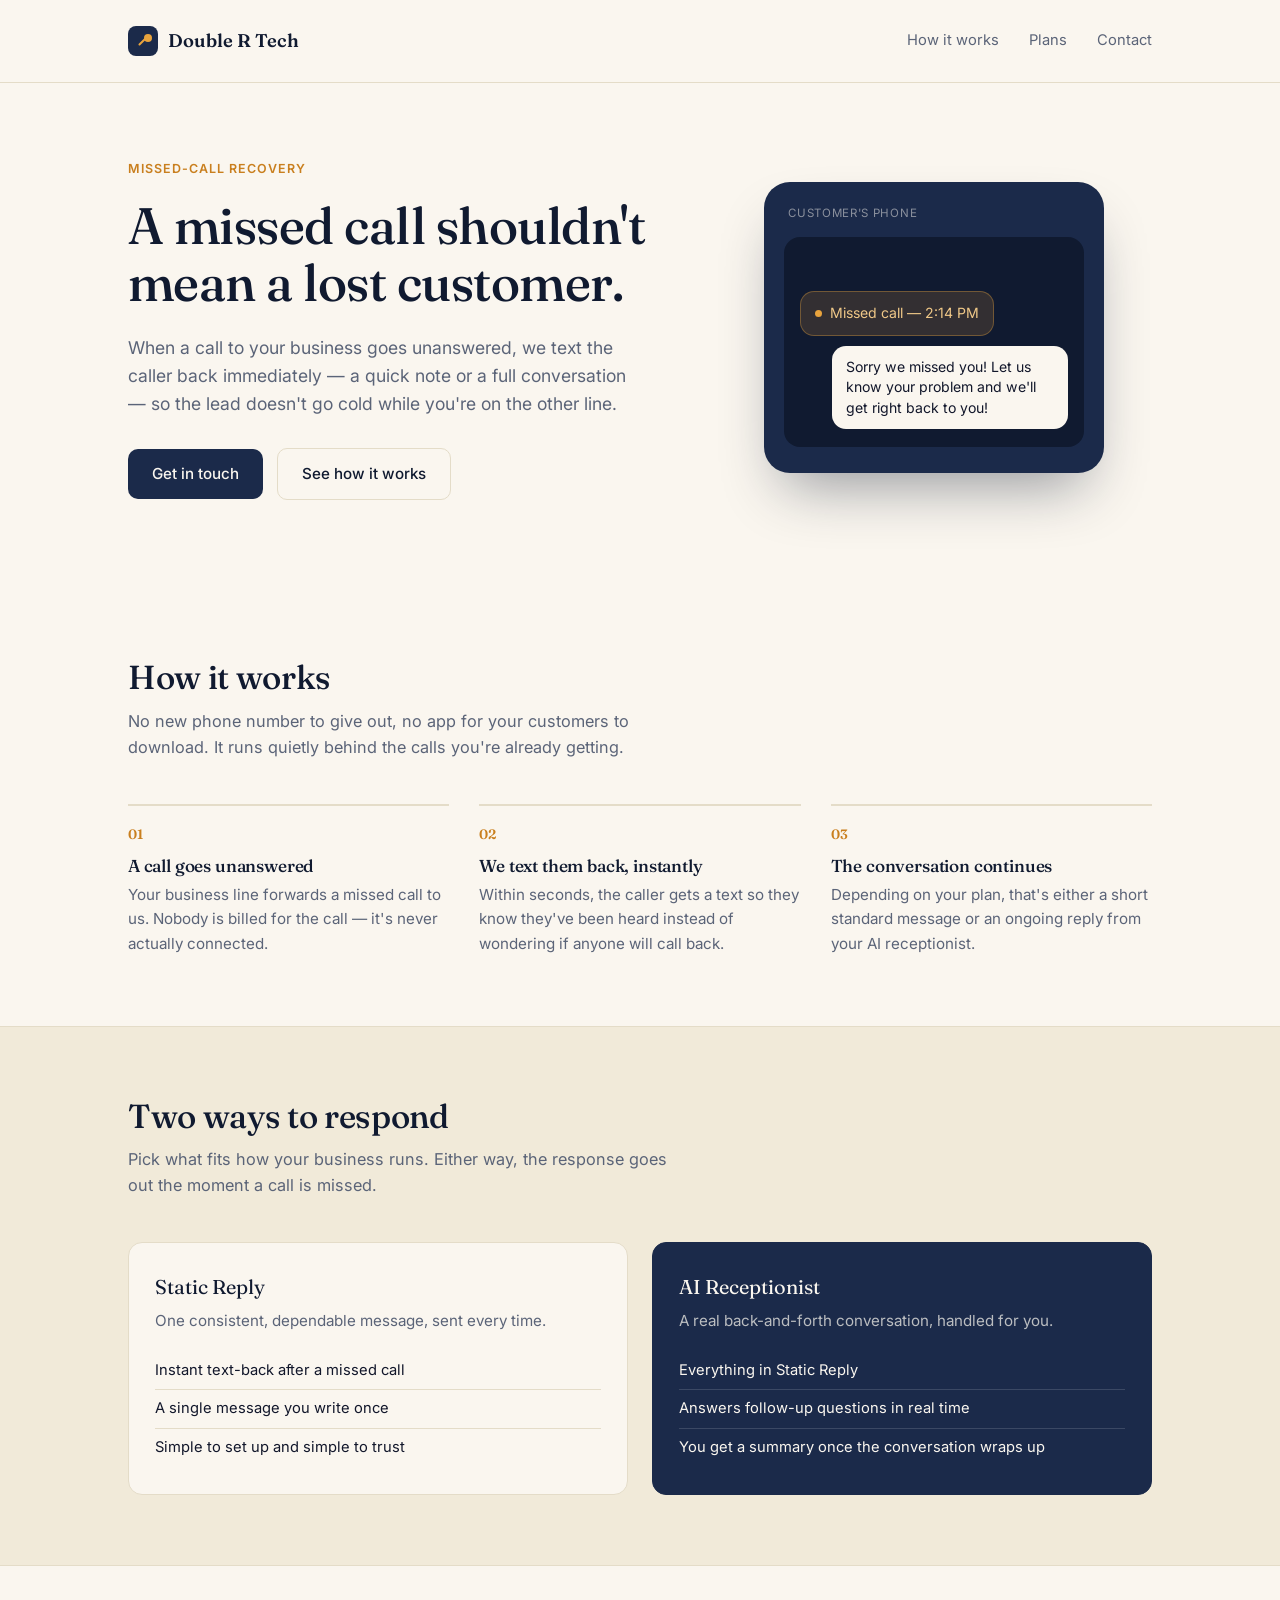
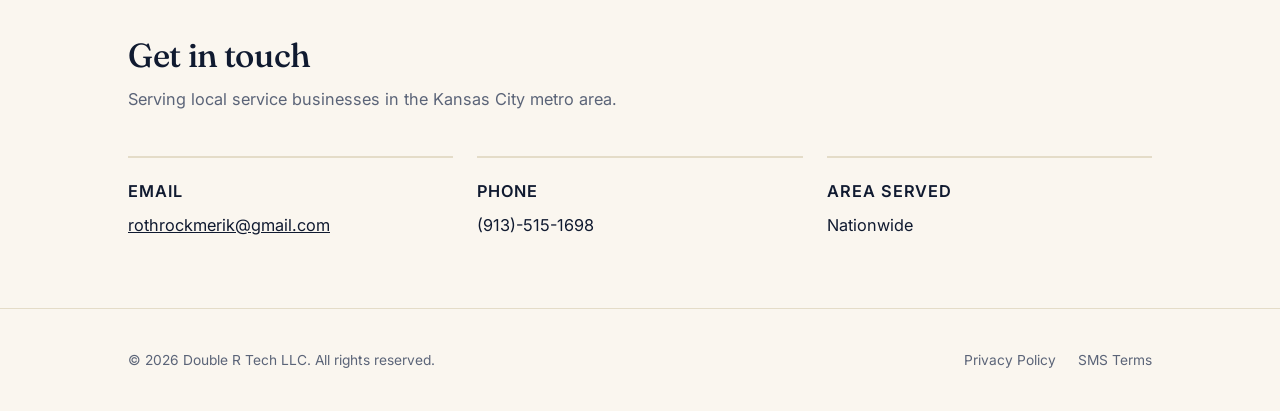
<file: index.html>
<!DOCTYPE html>
<html lang="en">
<head>
<meta charset="UTF-8">
<meta name="viewport" content="width=device-width, initial-scale=1.0">
<title>Double R Tech — Missed-Call Text-Back for Local Businesses</title>
<meta name="description" content="Rothrock Enterprises helps local service businesses text customers back the moment a call is missed, so no lead goes cold.">
<link rel="stylesheet" href="style.css">
</head>
<body>

<header class="site-header">
  <div class="container">
    <a class="brand" href="/">
      <span class="brand__mark" aria-hidden="true"></span>
      Double R Tech
    </a>
    <nav class="site-nav">
      <a href="#how-it-works">How it works</a>
      <a href="#plans">Plans</a>
      <a href="#contact">Contact</a>
    </nav>
  </div>
</header>

<section class="hero">
  <div class="container">
    <div>
      <span class="eyebrow">Missed-call recovery</span>
      <h1>A missed call shouldn't mean a lost customer.</h1>
      <p class="lead">
        When a call to your business goes unanswered, we text the caller back
        immediately — a quick note or a full conversation — so the lead
        doesn't go cold while you're on the other line.
      </p>
      <a class="btn" href="#contact">Get in touch</a>
      <a class="btn btn--ghost" href="#how-it-works">See how it works</a>
    </div>

    <div class="phone-mock" aria-hidden="true">
      <div class="phone-mock__label">Customer's phone</div>
      <div class="phone-mock__screen">
        <div class="bubble bubble--missed">
          <span class="bubble__dot"></span>
          Missed call — 2:14 PM
        </div>
        <div class="bubble bubble--sent">
          Sorry we missed you! Let us know your problem and we'll get right back to you!
        </div>
      </div>
    </div>
  </div>
</section>

<section class="section" id="how-it-works">
  <div class="container">
    <div class="section-head">
      <h2>How it works</h2>
      <p>No new phone number to give out, no app for your customers to
        download. It runs quietly behind the calls you're already getting.</p>
    </div>

    <div class="steps">
      <div class="step">
        <span class="step__num">01</span>
        <h3>A call goes unanswered</h3>
        <p>Your business line forwards a missed call to us. Nobody is
          billed for the call — it's never actually connected.</p>
      </div>
      <div class="step">
        <span class="step__num">02</span>
        <h3>We text them back, instantly</h3>
        <p>Within seconds, the caller gets a text so they know they've been
          heard instead of wondering if anyone will call back.</p>
      </div>
      <div class="step">
        <span class="step__num">03</span>
        <h3>The conversation continues</h3>
        <p>Depending on your plan, that's either a short standard message
          or an ongoing reply from your AI receptionist.</p>
      </div>
    </div>
  </div>
</section>

<section class="section section--alt" id="plans">
  <div class="container">
    <div class="section-head">
      <h2>Two ways to respond</h2>
      <p>Pick what fits how your business runs. Either way, the response
        goes out the moment a call is missed.</p>
    </div>

    <div class="tiers">
      <div class="tier">
        <div class="tier__name">Static Reply</div>
        <p class="tier__desc">One consistent, dependable message, sent
          every time.</p>
        <ul>
          <li>Instant text-back after a missed call</li>
          <li>A single message you write once</li>
          <li>Simple to set up and simple to trust</li>
        </ul>
      </div>
      <div class="tier tier--featured">
        <div class="tier__name">AI Receptionist</div>
        <p class="tier__desc">A real back-and-forth conversation, handled
          for you.</p>
        <ul>
          <li>Everything in Static Reply</li>
          <li>Answers follow-up questions in real time</li>
          <li>You get a summary once the conversation wraps up</li>
        </ul>
      </div>
    </div>
  </div>
</section>

<section class="section" id="contact">
  <div class="container">
    <div class="section-head">
      <h2>Get in touch</h2>
      <p>Serving local service businesses in the Kansas City metro area.</p>
    </div>

    <div class="contact-grid">
      <div class="contact-card">
        <span class="contact-card__label">Email</span>
        <a href="mailto:rothrockmerik@gmail.com">rothrockmerik@gmail.com</a>
      </div>
      <div class="contact-card">
        <span class="contact-card__label">Phone</span>
        <span>(913)-515-1698</span>
      </div>
      <div class="contact-card">
        <span class="contact-card__label">Area served</span>
        <span>Nationwide</span>
      </div>
    </div>
  </div>
</section>

<footer class="site-footer">
  <div class="container">
    <p>&copy; 2026 Double R Tech LLC. All rights reserved.</p>
    <div class="footer-links">
      <a href="privacy.html">Privacy Policy</a>
      <a href="terms.html">SMS Terms</a>
    </div>
  </div>
</footer>

</body>
</html>
</file>
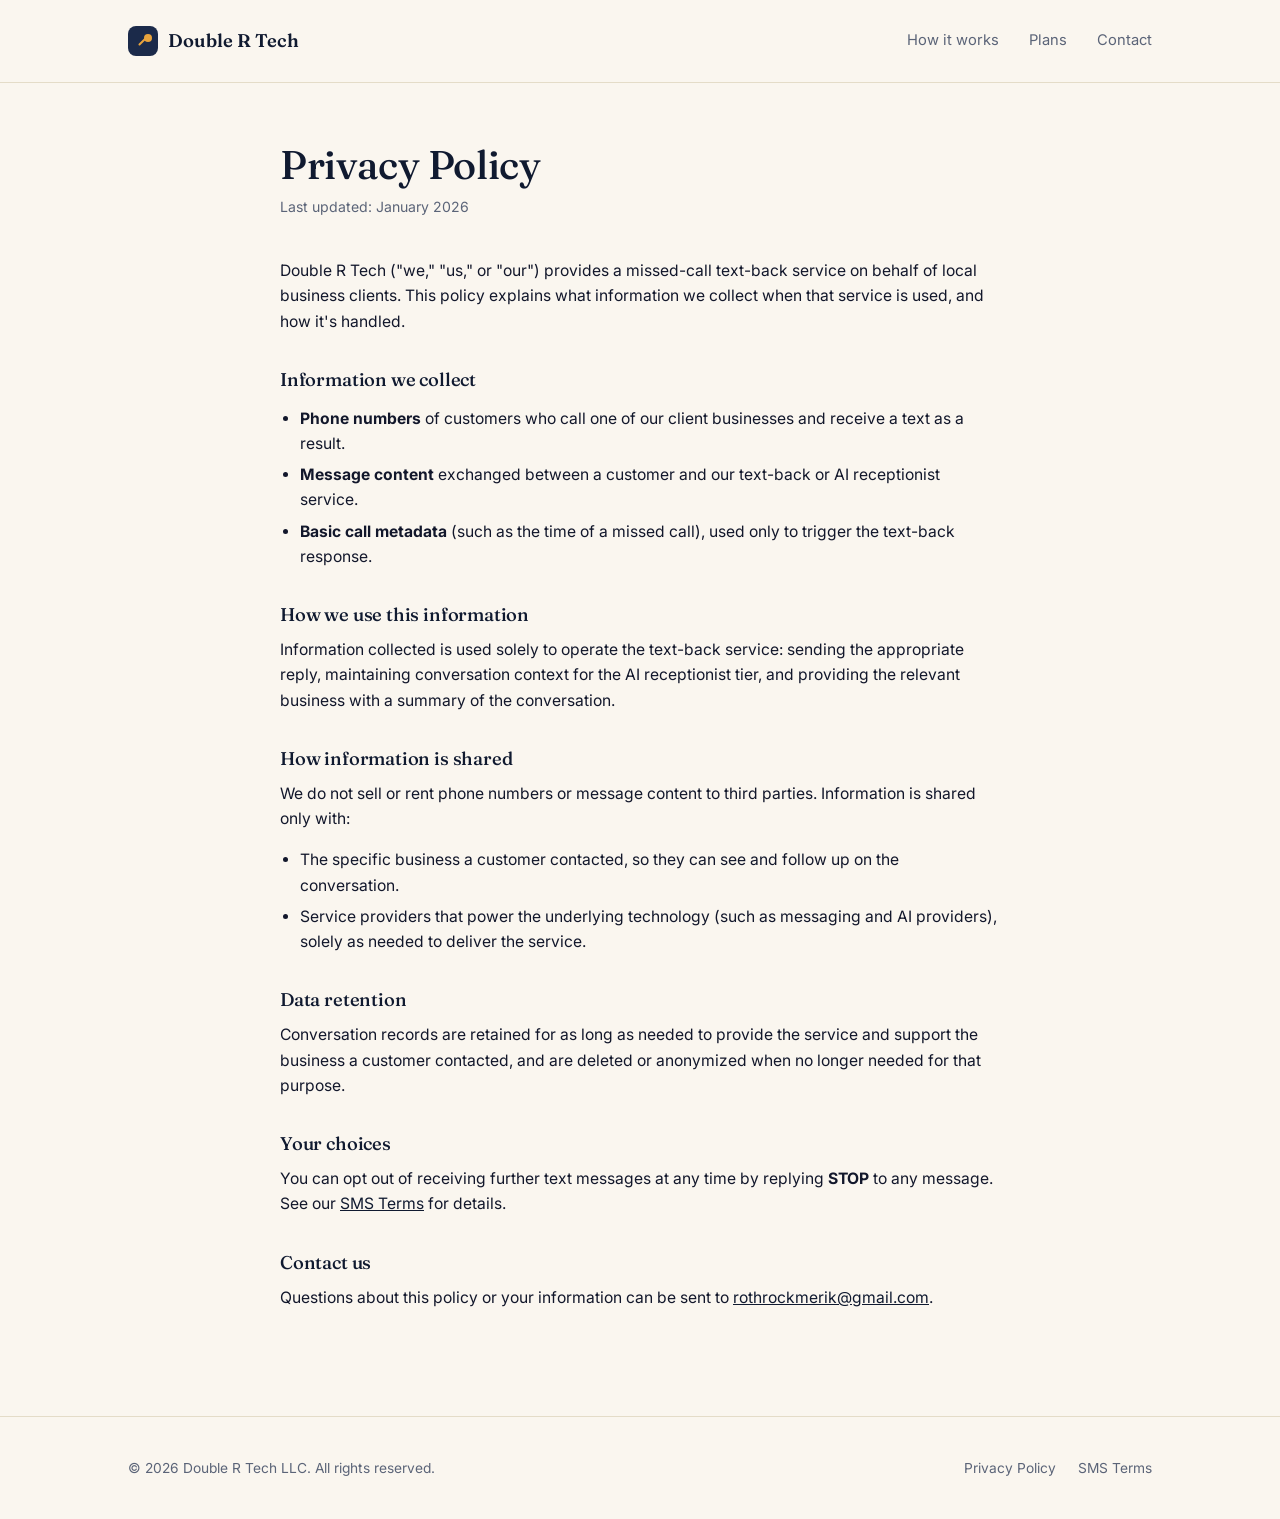
<file: privacy.html>
<!DOCTYPE html>
<html lang="en">
<head>
<meta charset="UTF-8">
<meta name="viewport" content="width=device-width, initial-scale=1.0">
<title>Privacy Policy — Double R Tech</title>
<link rel="stylesheet" href="style.css">
</head>
<body>

<header class="site-header">
  <div class="container">
    <a class="brand" href="/">
      <span class="brand__mark" aria-hidden="true"></span>
      Double R Tech
    </a>
    <nav class="site-nav">
      <a href="index.html#how-it-works">How it works</a>
      <a href="index.html#plans">Plans</a>
      <a href="index.html#contact">Contact</a>
    </nav>
  </div>
</header>

<main class="legal">
  <h1>Privacy Policy</h1>
  <p class="updated">Last updated: January 2026</p>

  <p>Double R Tech ("we," "us," or "our") provides a missed-call
    text-back service on behalf of local business clients. This policy
    explains what information we collect when that service is used, and
    how it's handled.</p>

  <h2>Information we collect</h2>
  <ul>
    <li><strong>Phone numbers</strong> of customers who call one of our
      client businesses and receive a text as a result.</li>
    <li><strong>Message content</strong> exchanged between a customer and
      our text-back or AI receptionist service.</li>
    <li><strong>Basic call metadata</strong> (such as the time of a missed
      call), used only to trigger the text-back response.</li>
  </ul>

  <h2>How we use this information</h2>
  <p>Information collected is used solely to operate the text-back service:
    sending the appropriate reply, maintaining conversation context for
    the AI receptionist tier, and providing the relevant business with a
    summary of the conversation.</p>

  <h2>How information is shared</h2>
  <p>We do not sell or rent phone numbers or message content to third
    parties. Information is shared only with:</p>
  <ul>
    <li>The specific business a customer contacted, so they can see and
      follow up on the conversation.</li>
    <li>Service providers that power the underlying technology (such as
      messaging and AI providers), solely as needed to deliver the
      service.</li>
  </ul>

  <h2>Data retention</h2>
  <p>Conversation records are retained for as long as needed to provide
    the service and support the business a customer contacted, and are
    deleted or anonymized when no longer needed for that purpose.</p>

  <h2>Your choices</h2>
  <p>You can opt out of receiving further text messages at any time by
    replying <strong>STOP</strong> to any message. See our
    <a href="terms.html">SMS Terms</a> for details.</p>

  <h2>Contact us</h2>
  <p>Questions about this policy or your information can be sent to
    <a href="mailto:rothrockmerik@gmail.com">rothrockmerik@gmail.com</a>.</p>
</main>

<footer class="site-footer">
  <div class="container">
    <p>&copy; 2026 Double R Tech LLC. All rights reserved.</p>
    <div class="footer-links">
      <a href="privacy.html">Privacy Policy</a>
      <a href="terms.html">SMS Terms</a>
    </div>
  </div>
</footer>

</body>
</html>
</file>
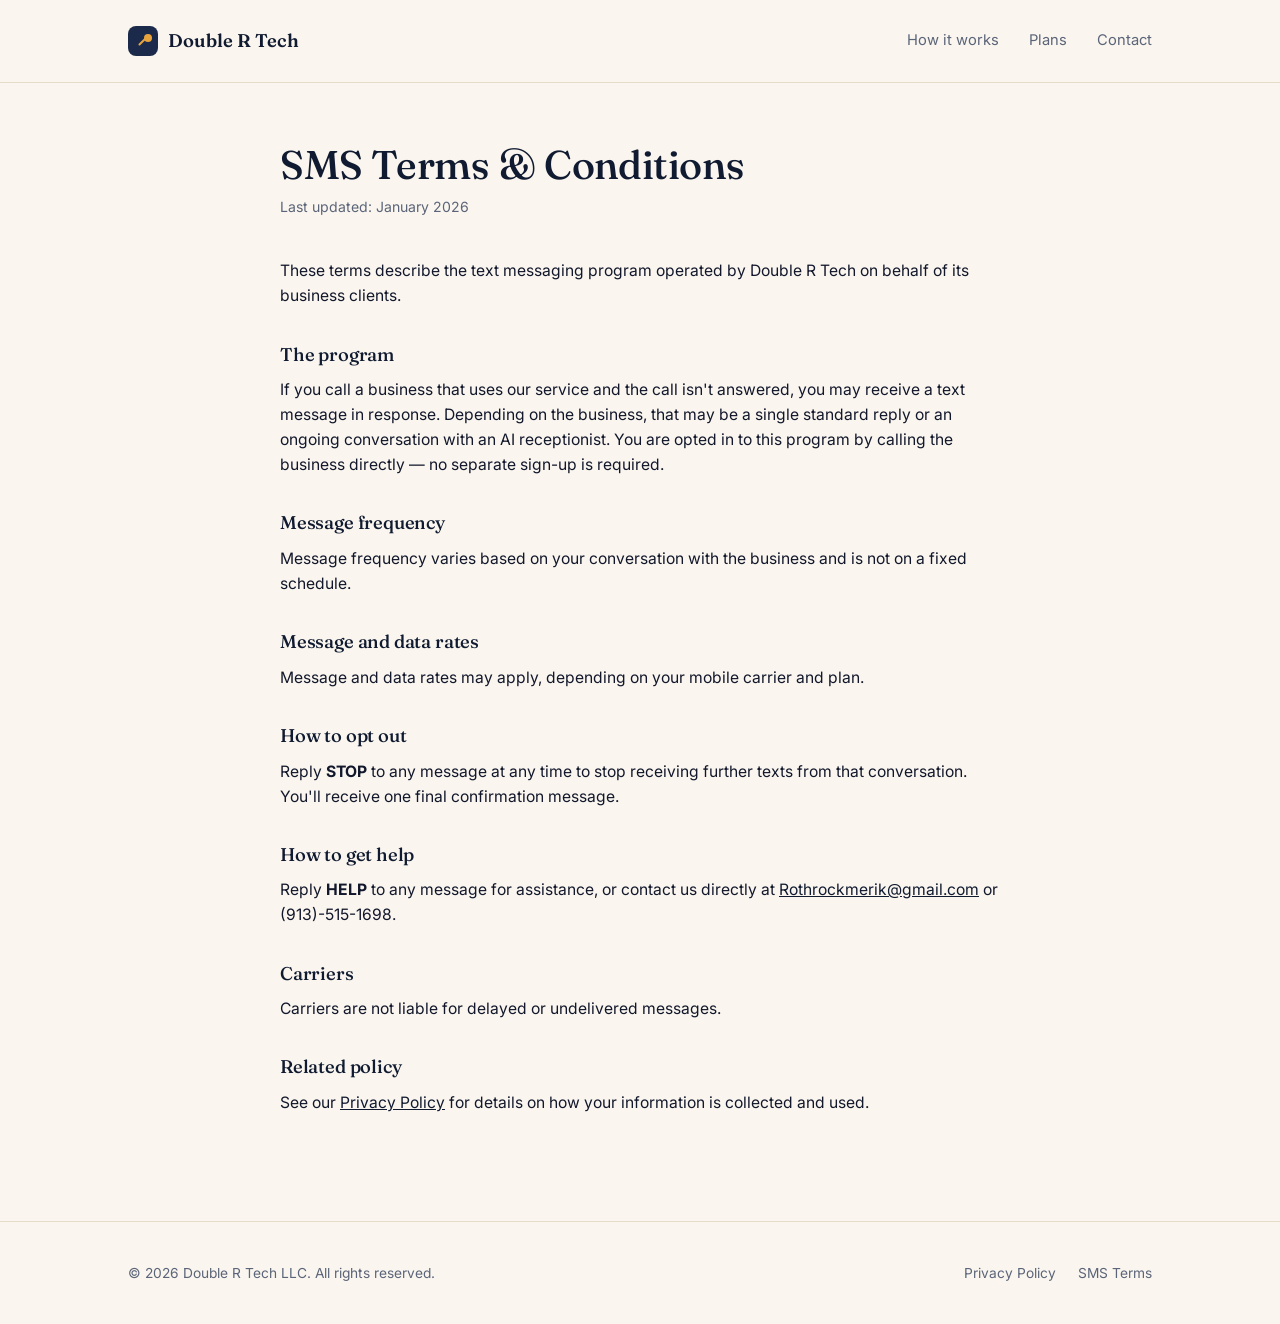
<file: terms.html>
<!DOCTYPE html>
<html lang="en">
<head>
<meta charset="UTF-8">
<meta name="viewport" content="width=device-width, initial-scale=1.0">
<title>SMS Terms — Double R Tech</title>
<link rel="stylesheet" href="style.css">
</head>
<body>

<header class="site-header">
  <div class="container">
    <a class="brand" href="/">
      <span class="brand__mark" aria-hidden="true"></span>
      Double R Tech
    </a>
    <nav class="site-nav">
      <a href="index.html#how-it-works">How it works</a>
      <a href="index.html#plans">Plans</a>
      <a href="index.html#contact">Contact</a>
    </nav>
  </div>
</header>

<main class="legal">
  <h1>SMS Terms &amp; Conditions</h1>
  <p class="updated">Last updated: January 2026</p>

  <p>These terms describe the text messaging program operated by Double R Tech
    on behalf of its business clients.</p>

  <h2>The program</h2>
  <p>If you call a business that uses our service and the call isn't
    answered, you may receive a text message in response. Depending on
    the business, that may be a single standard reply or an ongoing
    conversation with an AI receptionist. You are opted in to this
    program by calling the business directly — no separate sign-up is
    required.</p>

  <h2>Message frequency</h2>
  <p>Message frequency varies based on your conversation with the
    business and is not on a fixed schedule.</p>

  <h2>Message and data rates</h2>
  <p>Message and data rates may apply, depending on your mobile carrier
    and plan.</p>

  <h2>How to opt out</h2>
  <p>Reply <strong>STOP</strong> to any message at any time to stop
    receiving further texts from that conversation. You'll receive one
    final confirmation message.</p>

  <h2>How to get help</h2>
  <p>Reply <strong>HELP</strong> to any message for assistance, or contact
    us directly at
    <a href="mailto:rothrockmerik@gmail.com">Rothrockmerik@gmail.com</a>
    or (913)-515-1698.</p>

  <h2>Carriers</h2>
  <p>Carriers are not liable for delayed or undelivered messages.</p>

  <h2>Related policy</h2>
  <p>See our <a href="privacy.html">Privacy Policy</a> for details on how
    your information is collected and used.</p>
</main>

<footer class="site-footer">
  <div class="container">
    <p>&copy; 2026 Double R Tech LLC. All rights reserved.</p>
    <div class="footer-links">
      <a href="privacy.html">Privacy Policy</a>
      <a href="terms.html">SMS Terms</a>
    </div>
  </div>
</footer>

</body>
</html>
</file>
<file: style.css>
@import url('https://fonts.googleapis.com/css2?family=Fraunces:opsz,wght@9..144,400;9..144,500;9..144,600&family=Inter:wght@400;500;600&display=swap');

:root {
  --ink: #12172B;
  --navy: #1B2A4A;
  --navy-deep: #101A30;
  --amber: #E8A33D;
  --amber-deep: #C97F1E;
  --paper: #FAF6EF;
  --paper-alt: #F1EAD9;
  --slate: #5B6478;
  --line: #E4DCC8;
  --line-dark: rgba(255,255,255,0.14);
  --radius: 10px;
}

* { box-sizing: border-box; }

html { scroll-behavior: smooth; }

body {
  margin: 0;
  background: var(--paper);
  color: var(--ink);
  font-family: 'Inter', -apple-system, BlinkMacSystemFont, sans-serif;
  font-size: 16px;
  line-height: 1.6;
  -webkit-font-smoothing: antialiased;
}

h1, h2, h3 {
  font-family: 'Fraunces', Georgia, serif;
  font-weight: 500;
  line-height: 1.12;
  letter-spacing: -0.01em;
  margin: 0;
  color: var(--navy-deep);
}

p { margin: 0 0 1em; color: var(--ink); }

a { color: inherit; }

.container {
  max-width: 1080px;
  margin: 0 auto;
  padding: 0 28px;
}

/* ---------- Header ---------- */

.site-header {
  padding: 26px 0;
  border-bottom: 1px solid var(--line);
}

.site-header .container {
  display: flex;
  align-items: center;
  justify-content: space-between;
}

.brand {
  display: flex;
  align-items: center;
  gap: 10px;
  font-family: 'Fraunces', serif;
  font-weight: 600;
  font-size: 1.15rem;
  color: var(--navy-deep);
  text-decoration: none;
}

.brand__mark {
  width: 30px;
  height: 30px;
  border-radius: 8px;
  background: var(--navy);
  position: relative;
  flex-shrink: 0;
}

.brand__mark::before,
.brand__mark::after {
  content: '';
  position: absolute;
  background: var(--amber);
}

.brand__mark::before {
  width: 12px;
  height: 2px;
  top: 14px;
  left: 9px;
  border-radius: 2px;
  transform: rotate(-45deg);
}

.brand__mark::after {
  width: 8px;
  height: 8px;
  border-radius: 50%;
  top: 8px;
  right: 6px;
}

nav.site-nav {
  display: flex;
  gap: 30px;
  font-size: 0.92rem;
}

nav.site-nav a {
  text-decoration: none;
  color: var(--slate);
}

nav.site-nav a:hover { color: var(--navy-deep); }

/* ---------- Hero ---------- */

.hero {
  padding: 72px 0 88px;
}

.hero .container {
  display: grid;
  grid-template-columns: 1.1fr 0.9fr;
  gap: 56px;
  align-items: center;
}

.eyebrow {
  display: inline-block;
  font-size: 0.78rem;
  letter-spacing: 0.08em;
  text-transform: uppercase;
  color: var(--amber-deep);
  font-weight: 600;
  margin-bottom: 18px;
}

.hero h1 {
  font-size: clamp(2.2rem, 4.2vw, 3.2rem);
  margin-bottom: 22px;
}

.hero p.lead {
  font-size: 1.1rem;
  color: var(--slate);
  max-width: 46ch;
  margin-bottom: 30px;
}

.btn {
  display: inline-flex;
  align-items: center;
  gap: 8px;
  background: var(--navy);
  color: var(--paper);
  text-decoration: none;
  padding: 13px 24px;
  border-radius: var(--radius);
  font-size: 0.95rem;
  font-weight: 500;
  transition: background 0.15s ease;
}

.btn:hover { background: var(--navy-deep); }

.btn--ghost {
  background: transparent;
  color: var(--navy-deep);
  border: 1px solid var(--line);
  margin-left: 10px;
}

.btn--ghost:hover { border-color: var(--navy-deep); }

/* ---------- Phone mock (signature element) ---------- */

.phone-mock {
  background: var(--navy);
  border-radius: 26px;
  padding: 22px 20px 26px;
  width: 100%;
  max-width: 340px;
  margin: 0 auto;
  box-shadow: 0 30px 60px -20px rgba(16, 26, 48, 0.45);
  position: relative;
}

.phone-mock__label {
  color: rgba(250, 246, 239, 0.5);
  font-size: 0.72rem;
  letter-spacing: 0.06em;
  text-transform: uppercase;
  margin-bottom: 14px;
  padding-left: 4px;
}

.phone-mock__screen {
  background: var(--navy-deep);
  border-radius: 16px;
  padding: 18px 16px;
  min-height: 210px;
  display: flex;
  flex-direction: column;
  justify-content: flex-end;
  gap: 10px;
}

.bubble {
  border-radius: 14px;
  padding: 11px 14px;
  font-size: 0.88rem;
  line-height: 1.45;
  opacity: 0;
  transform: translateY(6px);
  animation: bubble-in 0.5s ease forwards;
}

.bubble--missed {
  background: rgba(232, 163, 61, 0.16);
  border: 1px solid rgba(232, 163, 61, 0.35);
  color: #F0C888;
  display: flex;
  align-items: center;
  gap: 8px;
  align-self: flex-start;
  animation-delay: 0.3s;
}

.bubble__dot {
  width: 7px;
  height: 7px;
  border-radius: 50%;
  background: var(--amber);
  flex-shrink: 0;
  animation: pulse 1.8s ease-in-out infinite;
}

.bubble--sent {
  background: var(--paper);
  color: var(--ink);
  align-self: flex-end;
  max-width: 88%;
  animation-delay: 1.5s;
}

@keyframes bubble-in {
  to { opacity: 1; transform: translateY(0); }
}

@keyframes pulse {
  0%, 100% { opacity: 1; }
  50% { opacity: 0.35; }
}

@media (prefers-reduced-motion: reduce) {
  .bubble { animation: none; opacity: 1; transform: none; }
  .bubble__dot { animation: none; }
}

/* ---------- Sections ---------- */

.section {
  padding: 70px 0;
}

.section--alt {
  background: var(--paper-alt);
  border-top: 1px solid var(--line);
  border-bottom: 1px solid var(--line);
}

.section-head {
  max-width: 56ch;
  margin-bottom: 44px;
}

.section-head h2 {
  font-size: clamp(1.6rem, 2.6vw, 2.1rem);
  margin-bottom: 12px;
}

.section-head p {
  color: var(--slate);
  font-size: 1.02rem;
  margin: 0;
}

/* Steps */

.steps {
  display: grid;
  grid-template-columns: repeat(3, 1fr);
  gap: 30px;
}

.step {
  padding-top: 18px;
  border-top: 2px solid var(--line);
}

.step__num {
  font-family: 'Fraunces', serif;
  font-size: 0.85rem;
  color: var(--amber-deep);
  font-weight: 600;
  margin-bottom: 10px;
  display: block;
}

.step h3 {
  font-size: 1.08rem;
  margin-bottom: 8px;
}

.step p { color: var(--slate); font-size: 0.95rem; margin: 0; }

/* Tiers */

.tiers {
  display: grid;
  grid-template-columns: 1fr 1fr;
  gap: 24px;
}

.tier {
  background: var(--paper);
  border: 1px solid var(--line);
  border-radius: 14px;
  padding: 28px 26px;
}

.tier--featured {
  background: var(--navy);
  border-color: var(--navy);
}

.tier__name {
  font-family: 'Fraunces', serif;
  font-size: 1.25rem;
  color: var(--navy-deep);
  margin-bottom: 6px;
}

.tier--featured .tier__name { color: var(--paper); }

.tier__desc {
  color: var(--slate);
  font-size: 0.95rem;
  margin-bottom: 18px;
}

.tier--featured .tier__desc { color: rgba(250, 246, 239, 0.72); }

.tier ul {
  list-style: none;
  padding: 0;
  margin: 0;
  font-size: 0.92rem;
}

.tier li {
  padding: 7px 0;
  border-top: 1px solid var(--line);
  color: var(--ink);
}

.tier--featured li {
  border-top: 1px solid var(--line-dark);
  color: var(--paper);
}

.tier li:first-child { border-top: none; }

/* Contact */

.contact-grid {
  display: grid;
  grid-template-columns: repeat(3, 1fr);
  gap: 24px;
}

.contact-card {
  padding: 20px 0 0;
  border-top: 2px solid var(--line);
}

.contact-card__label {
  font-size: 0.78rem;
  letter-spacing: 0.06em;
  text-transform: uppercase;
  color: var(--amber-deep);
  font-weight: 600;
  display: block;
  margin-bottom: 8px;
}

.contact-card a, .contact-card span {
  font-size: 1.02rem;
  color: var(--navy-deep);
}

/* ---------- Footer ---------- */

.site-footer {
  padding: 40px 0;
  border-top: 1px solid var(--line);
}

.site-footer .container {
  display: flex;
  align-items: center;
  justify-content: space-between;
  flex-wrap: wrap;
  gap: 16px;
}

.site-footer p {
  color: var(--slate);
  font-size: 0.86rem;
  margin: 0;
}

.footer-links {
  display: flex;
  gap: 22px;
  font-size: 0.86rem;
}

.footer-links a {
  text-decoration: none;
  color: var(--slate);
}

.footer-links a:hover { color: var(--navy-deep); }

/* ---------- Legal pages ---------- */

.legal {
  padding: 60px 0 90px;
  max-width: 720px;
  margin: 0 auto;
}

.legal h1 {
  font-size: clamp(1.9rem, 3.4vw, 2.5rem);
  margin-bottom: 8px;
}

.legal .updated {
  color: var(--slate);
  font-size: 0.88rem;
  margin-bottom: 40px;
}

.legal h2 {
  font-size: 1.15rem;
  margin: 36px 0 12px;
}

.legal p, .legal li { color: var(--ink); font-size: 0.98rem; }

.legal ul { padding-left: 20px; }

.legal li { margin-bottom: 6px; }

.legal a { color: var(--navy-deep); text-decoration: underline; }

/* ---------- Responsive ---------- */

@media (max-width: 800px) {
  .hero .container { grid-template-columns: 1fr; }
  .phone-mock { margin: 0; max-width: 300px; }
  .steps, .tiers, .contact-grid { grid-template-columns: 1fr; }
  nav.site-nav { display: none; }
}
</file>
